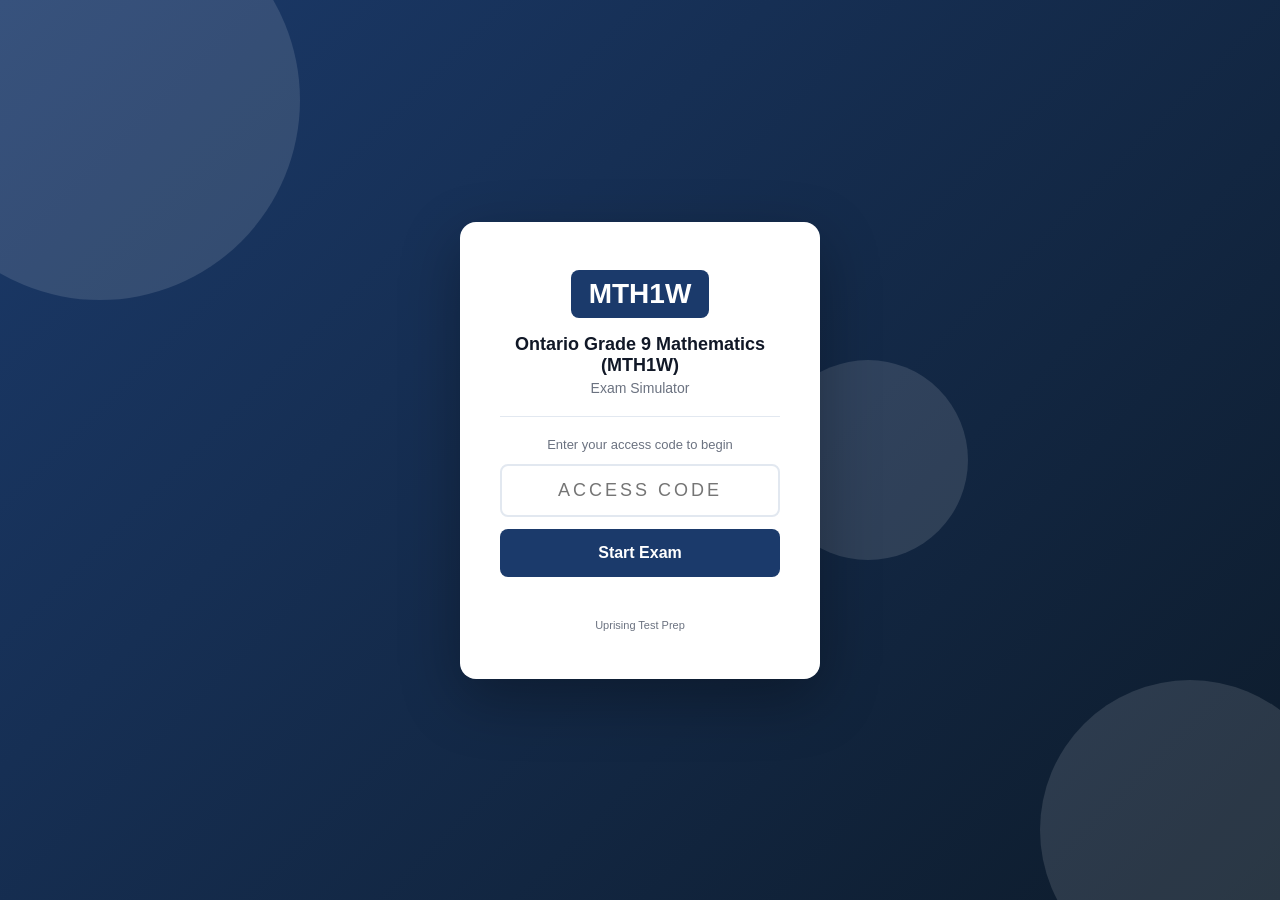
<file: index.html>
<!DOCTYPE html>
<html lang="en">
<head>
  <meta charset="UTF-8" />
  <meta name="viewport" content="width=device-width, initial-scale=1.0, viewport-fit=cover" />
  <meta name="apple-mobile-web-app-capable" content="yes" />
  <meta name="apple-mobile-web-app-status-bar-style" content="black-translucent" />
  <title>MTH1W Exam Simulator</title>
  <link rel="stylesheet" href="style.css" />
</head>
<body>

<div id="access-gate">
  <div class="gate-bg-shapes">
    <div class="shape shape-1"></div>
    <div class="shape shape-2"></div>
    <div class="shape shape-3"></div>
  </div>
  <div class="gate-card">
    <div class="gate-logo">
      <div class="logo-badge">MTH1W</div>
    </div>
    <h1 class="gate-title">Ontario Grade 9 Mathematics (MTH1W)</h1>
    <p class="gate-subtitle">Exam Simulator</p>
    <div class="gate-divider"></div>
    <p class="gate-instruction">Enter your access code to begin</p>
    <input type="text" id="access-code-input" class="gate-input"
           placeholder="Access Code" autocomplete="off"
           maxlength="20" spellcheck="false" />
    <button id="access-btn" class="gate-btn">Start Exam</button>
    <p id="access-error" class="gate-error"></p>
    <p class="gate-hint">Uprising Test Prep</p>
  </div>
</div>

<div id="app" style="display:none">
  <header class="top-bar">
    <div class="bar-left">
      <span class="bar-logo">MTH1W</span>
      <span class="bar-title">Exam Simulator</span>
    </div>
    <div class="bar-right">
      <span class="bar-timer" id="timer-display">--:--</span>
      <button class="bar-btn" id="flag-btn">Flag</button>
      <button class="bar-btn bar-btn-primary" id="submit-btn">
        <span class="btn-full">Submit Exam</span>
        <span class="btn-short">Submit</span>
      </button>
    </div>
  </header>

  <div class="progress-strip">
    <div class="progress-bar" id="progress-bar"></div>
  </div>

  <main class="exam-main">
    <div class="question-panel">
      <div class="q-meta">
        <span id="q-counter"></span>
        <span id="q-domain" class="q-domain-tag"></span>
        <span id="q-flag-indicator" class="flag-chip" style="display:none">Flagged</span>
      </div>
      <div id="q-image-wrap" style="display:none; margin-bottom:14px;"></div>
      <p id="question-text" class="q-text"></p>
      <div id="options-list" class="options-list"></div>
      <div id="explanation-box" class="explanation-box" style="display:none">
        <div class="explanation-label">Explanation</div>
        <p id="explanation-text" class="explanation-text"></p>
      </div>
    </div>
    <div class="nav-bar">
      <button class="nav-btn" id="prev-btn">&#8592; Prev</button>
      <button class="nav-btn nav-btn-map" id="map-btn">Question Map</button>
      <button class="nav-btn nav-btn-next" id="next-btn">Next &#8594;</button>
    </div>
  </main>
</div>

<!-- Question Map Modal -->
<div id="map-modal" style="display:none">
  <div class="map-backdrop" id="map-backdrop"></div>
  <div class="map-panel">
    <div class="map-header">
      <span class="map-title">Question Map</span>
      <button id="map-close" class="map-close-btn">&#x2715; Close</button>
    </div>
    <div class="map-legend">
      <span class="leg-item"><span class="leg-swatch leg-answered"></span>Answered</span>
      <span class="leg-item"><span class="leg-swatch leg-flagged"></span>Flagged</span>
      <span class="leg-item"><span class="leg-swatch leg-unanswered"></span>Unanswered</span>
    </div>
    <div id="q-grid" class="q-grid"></div>
  </div>
</div>

<div id="results-screen" style="display:none">
  <div class="results-card">
    <div class="res-header">
      <div class="res-badge">MTH1W</div>
      <h2 id="res-status" class="res-status"></h2>
      <p id="res-score" class="res-score"></p>
    </div>
    <div id="res-domains" class="res-domains"></div>
    <button id="res-review-btn" class="res-btn">Review Answers</button>
    <button id="res-restart-btn" class="res-btn res-btn-secondary">Restart</button>
  </div>
</div>

<script src="questions.js"></script>
<script src="app.js"></script>
</body>
</html>
</file>
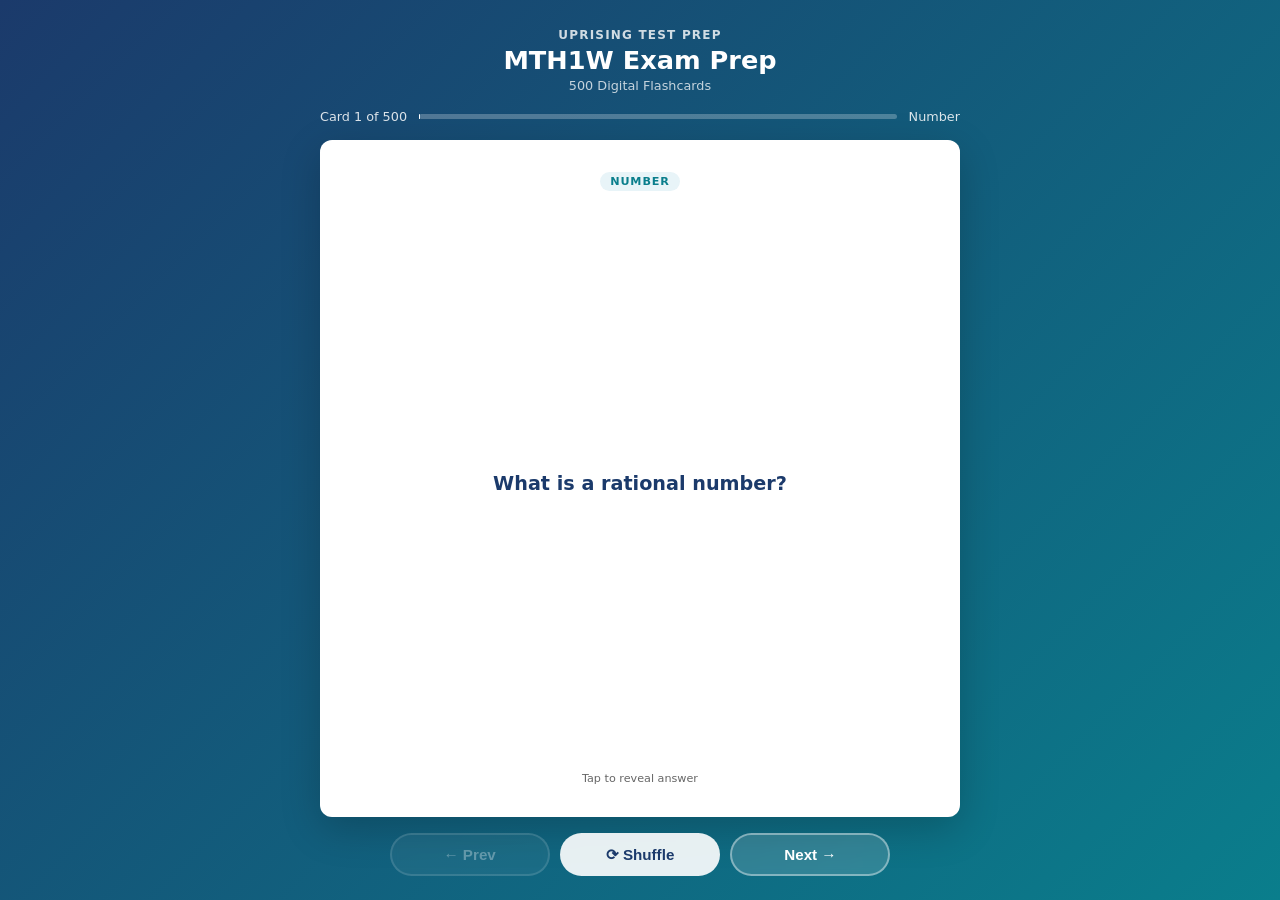
<file: flashcards/index.html>
<!DOCTYPE html>
<html lang="en">
<head>
  <meta charset="UTF-8">
  <meta name="viewport" content="width=device-width, initial-scale=1.0">
  <title>MTH1W Exam Prep — Flashcards</title>
  <style>
    :root {
      --blue:   #1B3A6B;
      --teal:   #0A7E8C;
      --ltblue: #E8F4F8;
      --white:  #FFFFFF;
      --text:   #1A1A1A;
      --muted:  #666;
      --radius: 12px;
    }
    * { box-sizing: border-box; margin: 0; padding: 0; }
    html, body { height: 100%; }
    body {
      font-family: 'Segoe UI', system-ui, sans-serif;
      background: linear-gradient(135deg, var(--blue) 0%, var(--teal) 100%);
      min-height: 100dvh;
      display: flex;
      flex-direction: column;
      align-items: center;
      padding: 1.25rem 1rem 1rem;
      gap: 0.75rem;
      overflow-x: hidden;
    }
    header { text-align: center; color: #fff; flex-shrink: 0; }
    header .brand { font-size: 0.75rem; font-weight: 700; letter-spacing: 0.1em; opacity: 0.8; text-transform: uppercase; }
    header h1 { font-size: 1.3rem; font-weight: 800; margin-top: 0.2rem; }
    header .subtitle { font-size: 0.8rem; opacity: 0.75; margin-top: 0.15rem; }
    #progress-info {
      display: flex; align-items: center; gap: 0.75rem;
      color: rgba(255,255,255,0.85); font-size: 0.8rem;
      flex-shrink: 0; width: 100%; max-width: 640px;
    }
    #progress-bar-track {
      flex: 1; background: rgba(255,255,255,0.25);
      border-radius: 4px; height: 5px;
    }
    #progress-bar-fill { height: 100%; background: #fff; border-radius: 4px; transition: width 0.3s; }
    .card-scene {
      width: 100%; max-width: 640px;
      perspective: 1200px;
      cursor: pointer;
      flex: 1; min-height: 0;
      display: flex; flex-direction: column;
    }
    .card-inner {
      position: relative; width: 100%;
      flex: 1; min-height: 0;
      transition: transform 0.55s cubic-bezier(.4,0,.2,1);
      transform-style: preserve-3d;
    }
    .card-scene.flipped .card-inner { transform: rotateY(180deg); }
    .card-face {
      position: absolute; inset: 0;
      backface-visibility: hidden; -webkit-backface-visibility: hidden;
      border-radius: var(--radius);
      display: flex; flex-direction: column;
      padding: 1.5rem 1.75rem;
      box-shadow: 0 12px 40px rgba(0,0,0,0.2);
      overflow: hidden;
    }
    .card-front { background: var(--white); align-items: center; justify-content: center; }
    .card-back  { background: var(--ltblue); transform: rotateY(180deg); }
    .card-badge {
      font-size: 0.7rem; font-weight: 700; text-transform: uppercase;
      letter-spacing: 0.08em;
      background: var(--ltblue); color: var(--teal);
      padding: 0.2rem 0.65rem; border-radius: 20px;
      margin-bottom: 0.85rem; flex-shrink: 0;
    }
    .card-back .card-badge { background: rgba(10,126,140,0.12); }
    .card-front .q-text {
      font-size: 1.1rem; font-weight: 600; color: var(--blue); line-height: 1.55;
      text-align: center; overflow-y: auto; flex: 1;
      display: flex; align-items: center; justify-content: center;
      scrollbar-width: thin; scrollbar-color: rgba(27,58,107,0.3) transparent;
    }
    .card-back .a-label { font-size: 0.7rem; font-weight: 700; color: var(--teal); text-transform: uppercase; letter-spacing: 0.08em; margin-bottom: 0.4rem; flex-shrink: 0; }
    .card-back .a-text  {
      font-size: 0.975rem; color: var(--text); line-height: 1.65;
      overflow-y: auto; flex: 1; min-height: 0; padding-right: 4px;
      scrollbar-width: thin; scrollbar-color: rgba(10,126,140,0.4) transparent;
    }
    .card-back .a-text::-webkit-scrollbar { width: 4px; }
    .card-back .a-text::-webkit-scrollbar-track { background: transparent; }
    .card-back .a-text::-webkit-scrollbar-thumb { background: rgba(10,126,140,0.4); border-radius: 4px; }
    .tap-hint { flex-shrink: 0; margin-top: 0.6rem; font-size: 0.7rem; color: var(--muted); text-align: center; }
    .card-back .tap-hint { color: var(--teal); opacity: 0.7; }
    .controls {
      display: flex; gap: 0.65rem; flex-wrap: nowrap;
      justify-content: center; flex-shrink: 0;
      width: 100%; max-width: 640px;
      padding-bottom: env(safe-area-inset-bottom, 0px);
    }
    .btn {
      padding: 0.6rem 1.2rem; border-radius: 50px;
      border: 2px solid rgba(255,255,255,0.4);
      background: rgba(255,255,255,0.15); color: #fff;
      font-weight: 700; font-size: 0.875rem; cursor: pointer;
      transition: all 0.2s; backdrop-filter: blur(4px);
      white-space: nowrap; flex: 1; max-width: 160px;
    }
    .btn:hover { background: rgba(255,255,255,0.3); border-color: rgba(255,255,255,0.7); }
    .btn:active { transform: scale(0.96); }
    .btn:disabled { opacity: 0.35; cursor: not-allowed; }
    .btn.btn-primary { background: rgba(255,255,255,0.9); color: var(--blue); border-color: transparent; }
    .btn.btn-primary:hover { background: #fff; }
    #loading { color: rgba(255,255,255,0.8); font-size: 1rem; text-align: center; padding: 3rem; flex: 1; }
    @media (min-width: 768px) {
      body { padding: 1.75rem 1.5rem 1.5rem; gap: 1rem; }
      header h1 { font-size: 1.6rem; }
      .card-face { padding: 2rem 2.5rem; }
      .card-front .q-text { font-size: 1.2rem; }
      .card-back .a-text { font-size: 1.05rem; }
      .btn { font-size: 0.95rem; padding: 0.65rem 1.4rem; }
    }
    @media (max-width: 380px) {
      body { padding: 0.75rem; gap: 0.5rem; }
      header .brand { font-size: 0.65rem; }
      header h1 { font-size: 1.1rem; }
      header .subtitle { display: none; }
      .card-face { padding: 1rem 1.1rem; }
      .card-front .q-text { font-size: 0.975rem; }
      .card-back .a-text { font-size: 0.875rem; }
      .btn { font-size: 0.8rem; padding: 0.5rem 0.75rem; }
    }
  </style>
</head>
<body>
<header>
  <div class="brand">Uprising Test Prep</div>
  <h1>MTH1W Exam Prep</h1>
  <div class="subtitle">500 Digital Flashcards</div>
</header>
<div id="progress-info">
  <span id="card-counter">Card 1 of 500</span>
  <div id="progress-bar-track"><div id="progress-bar-fill" style="width:0%"></div></div>
  <span id="domain-label"></span>
</div>
<div id="loading">Loading flashcards...</div>
<div class="card-scene" id="card-scene" style="display:none" onclick="flipCard()">
  <div class="card-inner" id="card-inner">
    <div class="card-face card-front">
      <div class="card-badge" id="front-badge"></div>
      <div class="q-text" id="q-text"></div>
      <div class="tap-hint">Tap to reveal answer</div>
    </div>
    <div class="card-face card-back">
      <div class="card-badge" id="back-badge">Answer</div>
      <div class="a-label">Answer</div>
      <div class="a-text" id="a-text"></div>
      <div class="tap-hint">Tap to flip back</div>
    </div>
  </div>
</div>
<div class="controls" id="controls" style="display:none">
  <button class="btn" id="prev-btn" onclick="event.stopPropagation();move(-1)" disabled>&#8592; Prev</button>
  <button class="btn btn-primary" onclick="event.stopPropagation();shuffleCards()">&#10227; Shuffle</button>
  <button class="btn" id="next-btn" onclick="event.stopPropagation();move(1)">Next &#8594;</button>
</div>
<script>
const DOMAIN_LABELS = {
  number: "Number",
  algebra: "Algebra",
  data: "Data",
  geometry_and_measurement: "Geometry and Measurement",
  financial_literacy: "Financial Literacy",
};
let cards   = [];
let current = 0;
async function init() {
  try {
    const res = await fetch('flashcards.json');
    if (!res.ok) throw new Error('Network error');
    cards = await res.json();
    document.getElementById('loading').style.display    = 'none';
    document.getElementById('card-scene').style.display = 'flex';
    document.getElementById('controls').style.display   = 'flex';
    show();
  } catch (e) {
    document.getElementById('loading').textContent = 'Error loading flashcards. Please try refreshing.';
  }
}
function domainLabel(key) {
  return DOMAIN_LABELS[key] || key.replace(/_/g, ' ').replace(/\b\w/g, c => c.toUpperCase());
}
function show() {
  const c = cards[current];
  document.getElementById('card-scene').classList.remove('flipped');
  document.getElementById('a-text').scrollTop = 0;
  const label = domainLabel(c.domain || c.chapter || '');
  document.getElementById('q-text').textContent       = c.front;
  document.getElementById('a-text').textContent       = c.back;
  document.getElementById('front-badge').textContent  = label;
  document.getElementById('back-badge').textContent   = label;
  document.getElementById('card-counter').textContent = `Card ${current+1} of ${cards.length}`;
  document.getElementById('domain-label').textContent = label;
  document.getElementById('progress-bar-fill').style.width = `${((current+1)/cards.length*100).toFixed(1)}%`;
  document.getElementById('prev-btn').disabled = current === 0;
  document.getElementById('next-btn').disabled = current === cards.length - 1;
}
function flipCard() { document.getElementById('card-scene').classList.toggle('flipped'); }
function move(dir) {
  const next = current + dir;
  if (next < 0 || next >= cards.length) return;
  current = next; show();
}
function shuffleCards() {
  for (let i = cards.length - 1; i > 0; i--) {
    const j = Math.floor(Math.random() * (i+1));
    [cards[i], cards[j]] = [cards[j], cards[i]];
  }
  current = 0; show();
}
document.addEventListener('keydown', e => {
  if (e.key === 'ArrowRight' || e.key === 'ArrowDown') move(1);
  else if (e.key === 'ArrowLeft' || e.key === 'ArrowUp') move(-1);
  else if (e.key === ' ' || e.key === 'Enter') { e.preventDefault(); flipCard(); }
});
init();
</script>
</body>
</html>
</file>
<file: style.css>
/* MTH1W Exam Simulator — Styles */
:root {
  --primary:   #1B3A6B;
  --pass:      #059669;
  --fail:      #DC2626;
  --bg:        #F3F4F8;
  --card:      #FFFFFF;
  --border:    #E2E8F0;
  --text:      #111827;
  --muted:     #6B7280;
  --radius:    10px;
}
*, *::before, *::after { box-sizing: border-box; margin: 0; padding: 0; }
body {
  font-family: -apple-system, BlinkMacSystemFont, "Segoe UI", sans-serif;
  background: var(--bg);
  color: var(--text);
  height: 100vh;
  height: 100dvh;
  overflow: hidden;
  -webkit-text-size-adjust: 100%;
}

/* ── Access Gate ─────────────────────────────────────────────────────────── */
#access-gate {
  display: flex;
  align-items: center;
  justify-content: center;
  height: 100vh;
  height: 100dvh;
  background: linear-gradient(135deg, var(--primary) 0%, #0d1b2a 100%);
  position: relative;
  overflow: hidden;
  padding: 20px;
  padding-top: max(20px, env(safe-area-inset-top));
  padding-bottom: max(20px, env(safe-area-inset-bottom));
}
.gate-bg-shapes { position: absolute; inset: 0; pointer-events: none; }
.shape { position: absolute; border-radius: 50%; opacity: .12; background: #fff; }
.shape-1 { width: 400px; height: 400px; top: -100px; left: -100px; }
.shape-2 { width: 300px; height: 300px; bottom: -80px; right: -60px; }
.shape-3 { width: 200px; height: 200px; top: 40%; left: 60%; }
.gate-card {
  background: #fff;
  border-radius: 16px;
  padding: 48px 40px;
  text-align: center;
  width: 100%;
  max-width: 360px;
  position: relative;
  z-index: 1;
  box-shadow: 0 20px 60px rgba(0,0,0,.3);
}
.logo-badge {
  display: inline-block;
  background: var(--primary);
  color: #fff;
  font-weight: 800;
  font-size: 28px;
  padding: 8px 18px;
  border-radius: 8px;
}
.gate-title { font-size: 18px; font-weight: 700; margin-top: 16px; color: var(--text); }
.gate-subtitle { color: var(--muted); font-size: 14px; margin-top: 4px; }
.gate-divider { height: 1px; background: var(--border); margin: 20px 0; }
.gate-instruction { font-size: 13px; color: var(--muted); margin-bottom: 12px; }
.gate-input {
  width: 100%;
  padding: 14px 16px;
  border: 2px solid var(--border);
  border-radius: 8px;
  font-size: 18px;
  text-align: center;
  text-transform: uppercase;
  letter-spacing: 3px;
  outline: none;
}
.gate-input:focus { border-color: var(--primary); }
.gate-btn {
  width: 100%;
  margin-top: 12px;
  padding: 15px;
  background: var(--primary);
  color: #fff;
  border: none;
  border-radius: 8px;
  font-size: 16px;
  font-weight: 600;
  cursor: pointer;
  -webkit-tap-highlight-color: transparent;
}
.gate-btn:hover { opacity: .9; }
.gate-error { color: var(--fail); font-size: 13px; margin-top: 8px; min-height: 18px; }
.gate-hint { color: var(--muted); font-size: 11px; margin-top: 16px; }

/* ── App shell ───────────────────────────────────────────────────────────── */
#app {
  display: flex;
  flex-direction: column;
  height: 100vh;
  height: 100dvh;
  padding-top: env(safe-area-inset-top);
}
.top-bar {
  display: flex;
  justify-content: space-between;
  align-items: center;
  background: var(--primary);
  color: #fff;
  padding: 0 20px;
  padding-left: max(20px, env(safe-area-inset-left));
  padding-right: max(20px, env(safe-area-inset-right));
  height: 52px;
  flex-shrink: 0;
  gap: 8px;
}
.bar-left { display: flex; align-items: center; gap: 8px; min-width: 0; }
.bar-logo { font-weight: 800; font-size: 18px; flex-shrink: 0; }
.bar-title { font-size: 14px; opacity: .8; white-space: nowrap; overflow: hidden; text-overflow: ellipsis; }
.bar-right { display: flex; align-items: center; gap: 8px; flex-shrink: 0; }
.bar-timer {
  font-variant-numeric: tabular-nums;
  font-size: 16px;
  font-weight: 600;
  min-width: 68px;
  text-align: right;
}
.bar-btn {
  padding: 7px 13px;
  background: rgba(255,255,255,.15);
  border: 1px solid rgba(255,255,255,.3);
  color: #fff;
  border-radius: 6px;
  cursor: pointer;
  font-size: 13px;
  white-space: nowrap;
  -webkit-tap-highlight-color: transparent;
  touch-action: manipulation;
}
.bar-btn:hover { background: rgba(255,255,255,.25); }
.bar-btn-primary {
  background: #fff;
  color: var(--primary);
  border-color: #fff;
  font-weight: 600;
}
.bar-btn-primary:hover { background: #f0f0f0; }
.btn-short { display: none; }
.btn-full  { display: inline; }

.progress-strip { height: 4px; background: rgba(0,0,0,.1); flex-shrink: 0; }
.progress-bar   { height: 100%; background: #4ade80; transition: width .3s; }

/* ── Main exam area ──────────────────────────────────────────────────────── */
.exam-main {
  flex: 1;
  overflow: hidden;
  display: flex;
  flex-direction: column;
  padding: 16px 20px 0;
  padding-left: max(16px, env(safe-area-inset-left));
  padding-right: max(16px, env(safe-area-inset-right));
  min-height: 0;
}
.question-panel { flex: 1; overflow-y: auto; padding-bottom: 12px; -webkit-overflow-scrolling: touch; }
.q-meta {
  display: flex;
  align-items: center;
  gap: 8px;
  margin-bottom: 12px;
  font-size: 13px;
  color: var(--muted);
  flex-wrap: wrap;
}
.q-domain-tag {
  background: var(--primary);
  color: #fff;
  padding: 2px 8px;
  border-radius: 4px;
  font-size: 11px;
  font-weight: 600;
}
.flag-chip {
  background: #FEF3C7;
  color: #92400E;
  padding: 2px 8px;
  border-radius: 4px;
  font-size: 11px;
  font-weight: 600;
}
.q-image {
  max-width: 100%;
  height: auto;
  border-radius: 6px;
  border: 1px solid var(--border);
  display: block;
  margin-bottom: 14px;
}
.q-text { font-size: 16px; line-height: 1.65; margin-bottom: 20px; }
.options-list { display: flex; flex-direction: column; gap: 10px; }
.option {
  display: flex;
  align-items: flex-start;
  gap: 12px;
  padding: 15px 16px;
  background: var(--card);
  border: 2px solid var(--border);
  border-radius: var(--radius);
  cursor: pointer;
  transition: .15s;
  -webkit-tap-highlight-color: transparent;
  touch-action: manipulation;
  min-height: 52px;
}
.option:hover  { border-color: var(--primary); background: #F8FAFF; }
.option.selected  { border-color: var(--primary); background: #EEF3FF; }
.option.correct   { border-color: #059669; background: #ECFDF5; }
.option.incorrect { border-color: #DC2626; background: #FEF2F2; }
.explanation-box {
  margin-top: 20px;
  padding: 16px 18px;
  background: #F0F9FF;
  border-left: 4px solid #2563EB;
  border-radius: 6px;
}
.explanation-label {
  font-size: 11px;
  font-weight: 700;
  text-transform: uppercase;
  letter-spacing: .06em;
  color: #2563EB;
  margin-bottom: 8px;
}
.explanation-text { font-size: 14.5px; line-height: 1.7; color: #1e293b; margin: 0; }
.opt-letter { font-weight: 700; font-size: 15px; color: var(--primary); min-width: 22px; padding-top: 1px; flex-shrink: 0; }
.opt-text   { font-size: 15px; line-height: 1.5; }

/* ── Nav bar ─────────────────────────────────────────────────────────────── */
.nav-bar {
  display: flex;
  align-items: center;
  gap: 8px;
  padding: 10px 0;
  padding-bottom: max(14px, env(safe-area-inset-bottom));
  flex-shrink: 0;
}
.nav-btn {
  flex: 1;
  padding: 13px 8px;
  background: var(--card);
  border: 1px solid var(--border);
  border-radius: 8px;
  cursor: pointer;
  font-size: 15px;
  font-weight: 500;
  text-align: center;
  -webkit-tap-highlight-color: transparent;
  touch-action: manipulation;
  min-height: 48px;
}
.nav-btn:hover      { background: #f0f0f0; }
.nav-btn-map {
  background: var(--bg);
  border-color: var(--primary);
  color: var(--primary);
  font-weight: 600;
}
.nav-btn-map:hover { background: #EEF3FF; }
.nav-btn-next {
  background: var(--primary);
  color: #fff;
  border-color: var(--primary);
}
.nav-btn-next:hover { opacity: .9; }

/* ── Question Map Modal ──────────────────────────────────────────────────── */
#map-modal {
  position: fixed;
  inset: 0;
  z-index: 1000;
  display: flex;
  flex-direction: column;
  justify-content: flex-end;
}
.map-backdrop { position: absolute; inset: 0; background: rgba(0,0,0,.5); }
.map-panel {
  position: relative;
  background: #fff;
  border-radius: 20px 20px 0 0;
  padding: 20px;
  padding-bottom: max(20px, env(safe-area-inset-bottom));
  max-height: 80vh;
  max-height: 80dvh;
  display: flex;
  flex-direction: column;
  box-shadow: 0 -4px 30px rgba(0,0,0,.2);
}
.map-header {
  display: flex;
  align-items: center;
  justify-content: space-between;
  margin-bottom: 12px;
  flex-shrink: 0;
}
.map-title { font-size: 17px; font-weight: 700; color: var(--text); }
.map-close-btn {
  padding: 8px 16px;
  background: var(--bg);
  border: 1px solid var(--border);
  border-radius: 8px;
  cursor: pointer;
  font-size: 14px;
  font-weight: 500;
  min-height: 40px;
  -webkit-tap-highlight-color: transparent;
  touch-action: manipulation;
}
.map-close-btn:hover { background: #e5e7eb; }
.map-legend { display: flex; gap: 16px; margin-bottom: 14px; flex-shrink: 0; flex-wrap: wrap; }
.leg-item { display: flex; align-items: center; gap: 6px; font-size: 13px; color: var(--muted); }
.leg-swatch {
  width: 16px;
  height: 16px;
  border-radius: 3px;
  border: 1px solid var(--border);
  background: var(--card);
  display: inline-block;
  flex-shrink: 0;
}
.leg-swatch.leg-answered  { background: var(--primary); border-color: var(--primary); }
.leg-swatch.leg-flagged   { background: #FEF3C7; border-color: #F59E0B; }
.leg-swatch.leg-unanswered { background: var(--card); }
.q-grid {
  display: flex;
  flex-wrap: wrap;
  gap: 6px;
  overflow-y: auto;
  flex: 1;
  padding-bottom: 8px;
  -webkit-overflow-scrolling: touch;
}
.grid-btn {
  width: 40px;
  height: 40px;
  border: 1px solid var(--border);
  border-radius: 6px;
  background: var(--card);
  font-size: 12px;
  cursor: pointer;
  font-weight: 500;
  -webkit-tap-highlight-color: transparent;
  touch-action: manipulation;
}
.grid-btn.answered { background: var(--primary); color: #fff; border-color: var(--primary); }
.grid-btn.flagged  { background: #FEF3C7; border-color: #F59E0B; }
.grid-btn.active   { outline: 3px solid var(--primary); outline-offset: 2px; }

/* ── Results ─────────────────────────────────────────────────────────────── */
#results-screen {
  display: flex;
  align-items: flex-start;
  justify-content: center;
  min-height: 100vh;
  min-height: 100dvh;
  background: var(--bg);
  overflow-y: auto;
  -webkit-overflow-scrolling: touch;
  padding: 20px 16px;
  padding-top: max(20px, env(safe-area-inset-top));
  padding-bottom: max(20px, env(safe-area-inset-bottom));
}
.results-card {
  background: var(--card);
  border-radius: 16px;
  padding: 40px;
  max-width: 480px;
  width: 100%;
  box-shadow: 0 8px 30px rgba(0,0,0,.1);
}
.res-header { text-align: center; margin-bottom: 24px; }
.res-badge {
  display: inline-block;
  background: var(--primary);
  color: #fff;
  font-weight: 800;
  font-size: 22px;
  padding: 6px 16px;
  border-radius: 8px;
}
.res-status { font-size: 36px; font-weight: 800; margin-top: 12px; }
.res-score  { font-size: 18px; color: var(--muted); margin-top: 4px; }
.res-domains { margin-bottom: 24px; display: flex; flex-direction: column; gap: 10px; }
.res-domain-row { display: flex; align-items: center; gap: 8px; font-size: 13px; }
.res-domain-name { width: 160px; font-weight: 500; flex-shrink: 0; }
.res-domain-bar-wrap { flex: 1; background: #E5E7EB; border-radius: 4px; height: 8px; overflow: hidden; }
.res-domain-bar { height: 100%; border-radius: 4px; transition: width .5s; }
.res-domain-pct { width: 36px; text-align: right; font-weight: 600; }
.res-btn {
  width: 100%;
  padding: 15px;
  background: var(--primary);
  color: #fff;
  border: none;
  border-radius: 8px;
  font-size: 15px;
  font-weight: 600;
  cursor: pointer;
  margin-bottom: 10px;
  min-height: 52px;
  -webkit-tap-highlight-color: transparent;
  touch-action: manipulation;
}
.res-btn:hover { opacity: .9; }
.res-btn-secondary {
  background: transparent;
  color: var(--primary);
  border: 2px solid var(--primary);
}
.res-btn-secondary:hover { background: var(--primary); color: #fff; }

/* ── Mobile breakpoint (phones ≤ 640px) ─────────────────────────────────── */
@media (max-width: 640px) {
  /* Gate card */
  .gate-card { padding: 32px 24px; }

  /* Top bar: hide long title text, swap Submit label */
  .bar-title  { display: none; }
  .btn-full   { display: none; }
  .btn-short  { display: inline; }
  .bar-right  { gap: 6px; }
  .bar-btn    { padding: 6px 10px; font-size: 12px; }
  .bar-timer  { font-size: 14px; min-width: 58px; }

  /* Exam main */
  .exam-main { padding: 12px 14px 0; }
  .q-text { font-size: 16px; }
  .opt-text { font-size: 15px; }

  /* Nav bar — bigger touch targets */
  .nav-btn { font-size: 14px; padding: 14px 6px; }

  /* Results */
  .results-card { padding: 28px 20px; }
  .res-domain-name { width: 110px; font-size: 12px; }
  .res-domain-pct  { font-size: 12px; }
  .res-status { font-size: 30px; }

  /* Map grid — slightly bigger buttons on phones */
  .grid-btn { width: 42px; height: 42px; }
}

/* ── Very small phones (≤ 380px) ────────────────────────────────────────── */
@media (max-width: 380px) {
  .bar-logo { font-size: 15px; }
  .bar-btn  { padding: 5px 8px; font-size: 11px; }
  .bar-timer { font-size: 13px; min-width: 52px; }
  .nav-btn  { font-size: 13px; }
  .grid-btn { width: 38px; height: 38px; font-size: 11px; }
}
</file>
